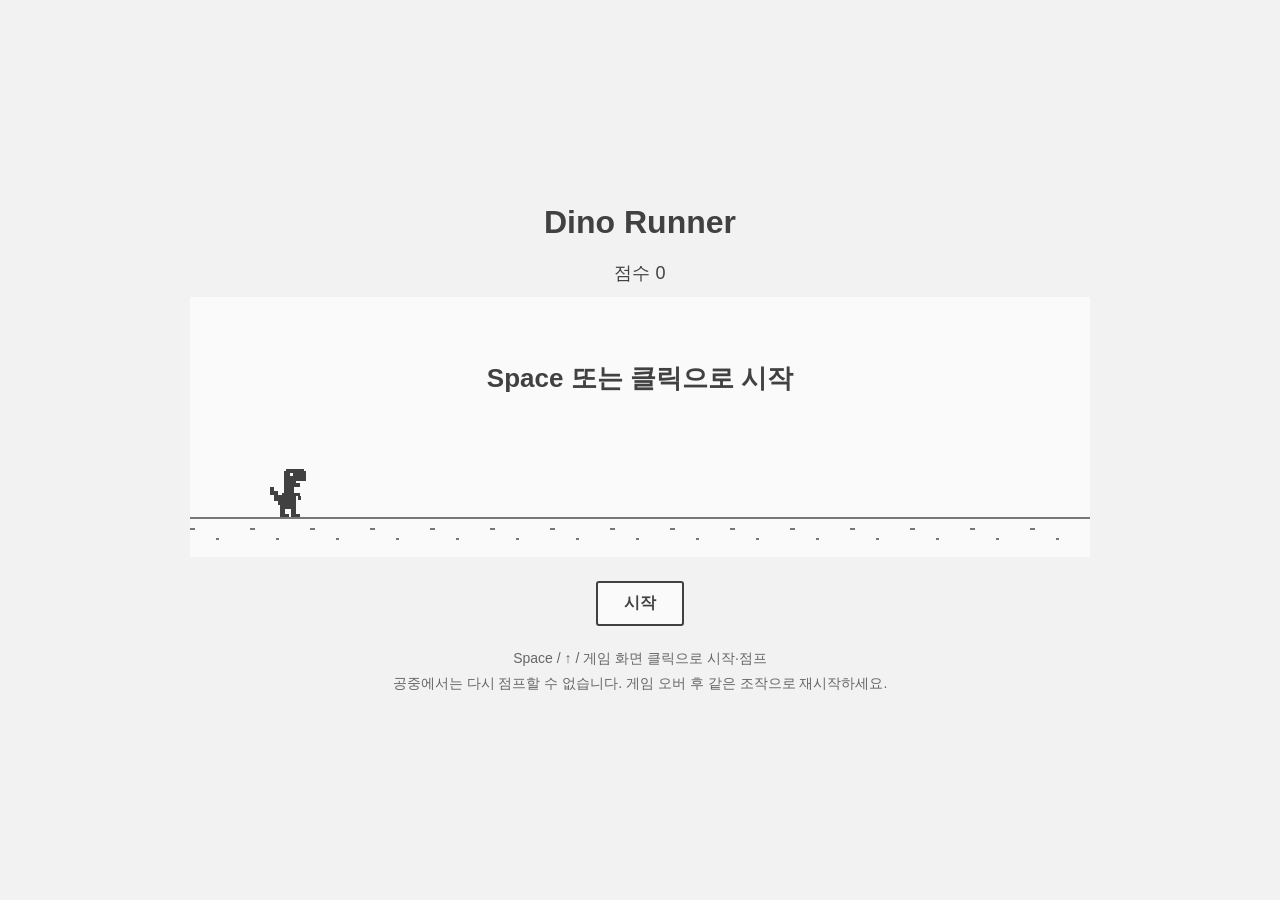
<file: index.html>
<!DOCTYPE html>
<html lang="ko">
<head>
  <meta charset="UTF-8">
  <meta name="viewport" content="width=device-width, initial-scale=1.0">
  <title>Dino Runner</title>
  <link rel="stylesheet" href="./style.css">
  <script src="./script.js" defer></script>
</head>
<body>
  <main>
    <h1>Dino Runner</h1>
    <p class="score">점수 <span id="score">0</span></p>
    <canvas id="game" width="900" height="260" aria-label="공룡 러너 게임. Space, 위쪽 화살표 또는 클릭으로 시작하고 점프합니다."></canvas>
    <button id="start-button" type="button">시작</button>
    <p class="instructions">Space / ↑ / 게임 화면 클릭으로 시작·점프<br>공중에서는 다시 점프할 수 없습니다. 게임 오버 후 같은 조작으로 재시작하세요.</p>
  </main>
</body>
</html>
</file>
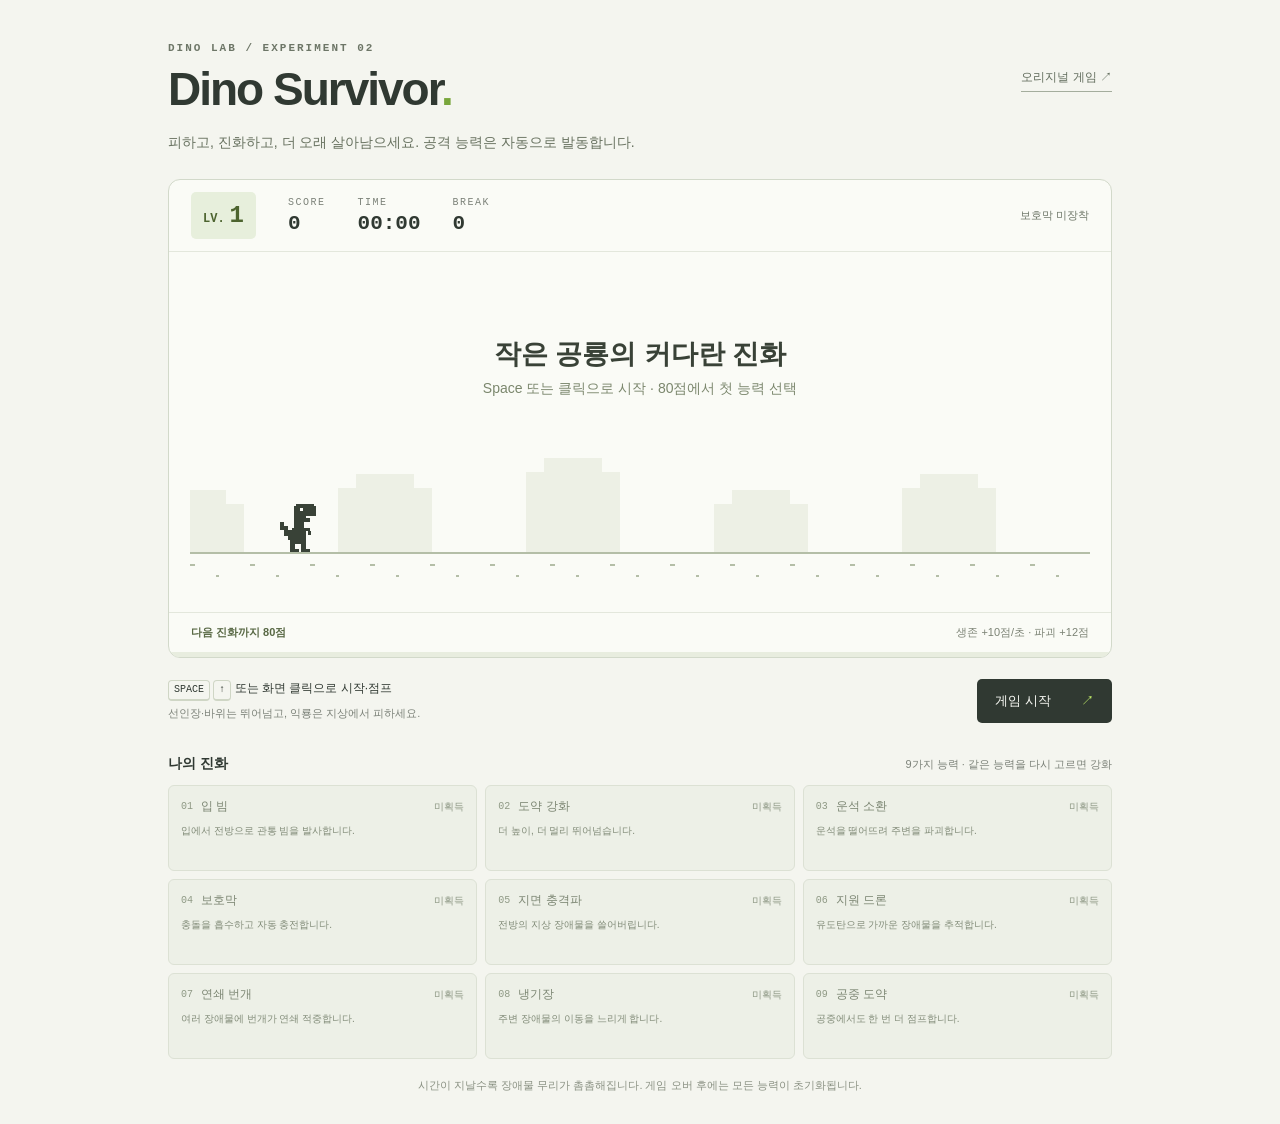
<file: survivor/index.html>
<!DOCTYPE html>
<html lang="ko">
<head>
  <meta charset="UTF-8">
  <meta name="viewport" content="width=device-width, initial-scale=1.0">
  <title>Dino Survivor</title>
  <link rel="stylesheet" href="./style.css">
  <script src="./script.js" defer></script>
</head>
<body>
  <main>
    <header class="heading">
      <div><p class="eyebrow">DINO LAB / EXPERIMENT 02</p><h1>Dino Survivor<span>.</span></h1></div>
      <a class="original-link" href="../index.html">오리지널 게임 ↗</a>
    </header>
    <p class="intro">피하고, 진화하고, 더 오래 살아남으세요. 공격 능력은 자동으로 발동합니다.</p>

    <section class="arena" aria-label="게임">
      <div class="hud">
        <div class="level-badge">LV.<strong id="level">1</strong></div>
        <div class="stat"><span>SCORE</span><strong id="score">0</strong></div>
        <div class="stat"><span>TIME</span><strong id="time">00:00</strong></div>
        <div class="stat"><span>BREAK</span><strong id="kills">0</strong></div>
        <div class="shield-stat" id="shield-status">보호막 미장착</div>
      </div>
      <div class="playfield">
        <canvas id="game" width="900" height="360" aria-label="Space, 위쪽 화살표 또는 화면 클릭으로 점프하는 공룡 생존 게임"></canvas>
        <section class="upgrade-overlay" id="upgrade-overlay" role="dialog" aria-modal="true" aria-labelledby="upgrade-title" hidden>
          <div class="upgrade-panel">
            <p class="eyebrow" id="upgrade-level">LEVEL 02</p>
            <h2 id="upgrade-title">진화할 시간입니다.</h2>
            <p class="upgrade-help">능력 하나를 선택하세요. 선택하는 동안 게임은 멈춥니다.</p>
            <div class="upgrade-choices" id="upgrade-choices"></div>
            <p class="key-hint">카드 클릭 또는 숫자 1 · 2 · 3</p>
          </div>
        </section>
      </div>
      <div class="progress-row"><span id="progress-label">다음 진화까지 80점</span><span>생존 +10점/초 · 파괴 +12점</span></div>
      <div class="progress-track" role="progressbar" aria-label="다음 진화 진행률" aria-valuemin="0" aria-valuemax="100" aria-valuenow="0" id="progress"><div id="progress-fill"></div></div>
    </section>

    <div class="controls">
      <p><kbd>SPACE</kbd> <kbd>↑</kbd> 또는 화면 클릭으로 시작·점프<br><span>선인장·바위는 뛰어넘고, 익룡은 지상에서 피하세요.</span></p>
      <button class="primary-button" id="start-button" type="button">게임 시작 <span>↗</span></button>
    </div>

    <section class="build" aria-labelledby="build-title">
      <div class="section-title"><h2 id="build-title">나의 진화</h2><p>9가지 능력 · 같은 능력을 다시 고르면 강화</p></div>
      <div class="ability-grid" id="ability-grid"></div>
    </section>
    <p class="footer-note">시간이 지날수록 장애물 무리가 촘촘해집니다. 게임 오버 후에는 모든 능력이 초기화됩니다.</p>
  </main>
</body>
</html>
</file>
<file: style.css>
* {
  box-sizing: border-box;
}

body {
  margin: 0;
  min-height: 100vh;
  display: grid;
  place-items: center;
  background: #f2f2f2;
  color: #414141;
  font-family: Arial, sans-serif;
}

main {
  width: 100%;
  max-width: 948px;
  padding: 32px 24px;
  text-align: center;
}

h1 {
  margin: 0 0 20px;
  font-size: 32px;
}

.score {
  margin: 0 0 12px;
  font-size: 18px;
  font-variant-numeric: tabular-nums;
}

canvas {
  display: block;
  width: 100%;
  max-width: 900px;
  height: auto;
  margin: 0 auto 24px;
  background: #fafafa;
  image-rendering: pixelated;
  touch-action: none;
}

button {
  padding: 10px 26px;
  border: 2px solid #414141;
  border-radius: 3px;
  background: #fafafa;
  color: inherit;
  font: inherit;
  font-weight: bold;
  cursor: pointer;
}

button:hover {
  background: #e4e4e4;
}

button:focus-visible {
  outline: 3px solid #777;
  outline-offset: 4px;
}

.instructions {
  margin: 20px 0 0;
  font-size: 14px;
  line-height: 1.8;
  color: #666;
}
</file>
<file: survivor/style.css>
:root { color-scheme: light; --ink: #303932; --muted: #7c8279; --accent: #c7f36b; --paper: #f4f5ef; }
* { box-sizing: border-box; }
body { margin: 0; background: var(--paper); color: var(--ink); font-family: Arial, "Malgun Gothic", sans-serif; }
main { width: min(100%, 1000px); margin: 0 auto; padding: 42px 28px 28px; }
.heading { display: flex; justify-content: space-between; align-items: center; gap: 18px; }
.eyebrow { margin: 0 0 10px; font: bold 11px monospace; letter-spacing: 2px; color: #6d7667; }
h1 { margin: 0; font-size: clamp(32px, 5vw, 46px); letter-spacing: -2px; line-height: 1.1; }
h1 span { color: #78a63b; }
.original-link { flex-shrink: 0; color: #626d5d; text-decoration: none; font-size: 12px; border-bottom: 1px solid #a4ad9d; padding: 5px 0; }
.intro { margin: 16px 0 25px; font-size: 14px; color: #687260; line-height: 1.7; }
.arena { border: 1px solid #d2d9ca; border-radius: 12px; background: #fafbf6; overflow: hidden; }
.hud { min-height: 72px; display: flex; gap: 32px; align-items: center; padding: 12px 22px; border-bottom: 1px solid #e3e7dc; }
.level-badge { display: flex; align-items: baseline; gap: 5px; font: bold 12px monospace; color: #4d642f; background: #e7efdc; padding: 10px 12px; border-radius: 5px; }
.level-badge strong { font-size: 24px; }
.stat { display: grid; gap: 4px; }
.stat span { font: 10px monospace; letter-spacing: 1.5px; color: var(--muted); }
.stat strong { font: bold 21px monospace; font-variant-numeric: tabular-nums; }
.shield-stat { margin-left: auto; font-size: 11px; color: #6d7667; }
.playfield { position: relative; }
canvas { display: block; width: 100%; max-width: 900px; height: auto; margin: 0 auto; image-rendering: pixelated; touch-action: none; }
.progress-row { display: flex; justify-content: space-between; gap: 8px; padding: 12px 22px; border-top: 1px solid #e3e7dc; font-size: 11px; color: #7b8274; }
#progress-label { font-weight: bold; color: #586844; }
.progress-track { height: 5px; background: #e8eddf; }
#progress-fill { width: 0; height: 100%; background: #9bc34d; }
.controls { display: flex; align-items: center; justify-content: space-between; gap: 16px; margin: 18px 0 30px; }
.controls p { margin: 0; font-size: 12px; line-height: 2; }
.controls p span { color: var(--muted); font-size: 11px; }
kbd { display: inline-block; font: 10px monospace; border: 1px solid #cfd6c5; border-bottom-width: 2px; border-radius: 4px; padding: 2px 5px; line-height: 1.4; }
button { font: inherit; cursor: pointer; }
.primary-button { display: flex; justify-content: space-between; gap: 30px; align-items: center; padding: 13px 18px; background: var(--ink); color: #fafbf6; border: 0; border-radius: 5px; font-size: 13px; flex-shrink: 0; }
.primary-button span { color: var(--accent); }
.primary-button:hover { background: #485641; }
.primary-button:disabled { opacity: .5; cursor: default; }
a:focus-visible, button:focus-visible { outline: 3px solid #81a73f; outline-offset: 3px; }
.section-title { display: flex; align-items: baseline; justify-content: space-between; gap: 12px; margin-bottom: 12px; }
.section-title h2 { font-size: 14px; margin: 0; }
.section-title p { font-size: 11px; color: var(--muted); margin: 0; }
.ability-grid { display: grid; grid-template-columns: repeat(3, 1fr); gap: 8px; }
.ability-slot { border: 1px solid #dce1d4; border-radius: 6px; padding: 12px; background: #edf0e7; min-height: 86px; }
.ability-slot.active { background: #fafbf6; border-color: #9dbb70; }
.slot-top { display: flex; align-items: center; gap: 8px; }
.slot-number { font: 10px monospace; color: #8f9985; }
.slot-top strong { font-size: 12px; font-weight: normal; color: #7c8673; }
.active .slot-top strong { color: var(--ink); font-weight: bold; }
.slot-level { margin-left: auto; font: 10px monospace; color: #8b9582; }
.active .slot-level { color: #5b7d2c; }
.ability-slot p { margin: 8px 0 0; font-size: 10px; line-height: 1.5; color: #818b78; }
.active p { color: #647254; }
.footer-note { margin: 17px 0 0; font-size: 11px; line-height: 1.7; color: #8a9183; text-align: center; }
.upgrade-overlay { position: absolute; inset: 0; z-index: 1; display: grid; place-items: center; background: #f4f5efed; padding: 18px; }
.upgrade-overlay[hidden] { display: none; }
.upgrade-panel { width: 100%; max-width: 780px; text-align: center; }
.upgrade-panel .eyebrow { color: #668a30; margin-bottom: 8px; }
.upgrade-panel h2 { margin: 0; font-size: clamp(19px, 3vw, 27px); letter-spacing: -1px; }
.upgrade-help { margin: 9px 0 18px; font-size: 12px; color: #727c66; }
.upgrade-choices { display: grid; grid-template-columns: repeat(3, 1fr); gap: 10px; }
.upgrade-card { position: relative; display: flex; flex-direction: column; text-align: left; border: 1px solid #c9d4ba; border-radius: 7px; padding: 15px; min-height: 145px; background: #fafcf5; color: var(--ink); }
.upgrade-card:hover, .upgrade-card:focus-visible { background: #e9f4d8; border-color: #7fa93e; }
.card-tag { font: 9px monospace; letter-spacing: .7px; color: #7b935e; margin-bottom: 12px; }
.upgrade-card strong { font-size: 16px; margin-bottom: 8px; }
.card-detail { font-size: 11px; line-height: 1.7; color: #657453; }
.card-key { position: absolute; right: 11px; top: 11px; font: 10px monospace; color: #7b935e; }
.key-hint { font-size: 10px; color: #89937e; margin: 12px 0 0; }
@media (max-width: 620px) {
  main { padding: 26px 14px; }
  .hud { gap: 16px; padding: 10px 12px; flex-wrap: wrap; }
  .shield-stat { font-size: 10px; }
  .stat strong { font-size: 17px; }
  .progress-row { padding: 10px 12px; font-size: 10px; }
  .progress-row > span:last-child { display: none; }
  .ability-grid { grid-template-columns: repeat(2, 1fr); }
  .section-title { flex-wrap: wrap; }
  .playfield:has(.upgrade-overlay:not([hidden])) { min-height: 350px; }
  .upgrade-overlay { padding: 12px; }
  .upgrade-choices { gap: 6px; }
  .upgrade-card { padding: 12px 8px; min-height: 160px; }
  .upgrade-card strong { font-size: 13px; }
  .card-detail { font-size: 10px; }
  .upgrade-help { font-size: 11px; }
  .card-tag { font-size: 8px; }
}
</file>
